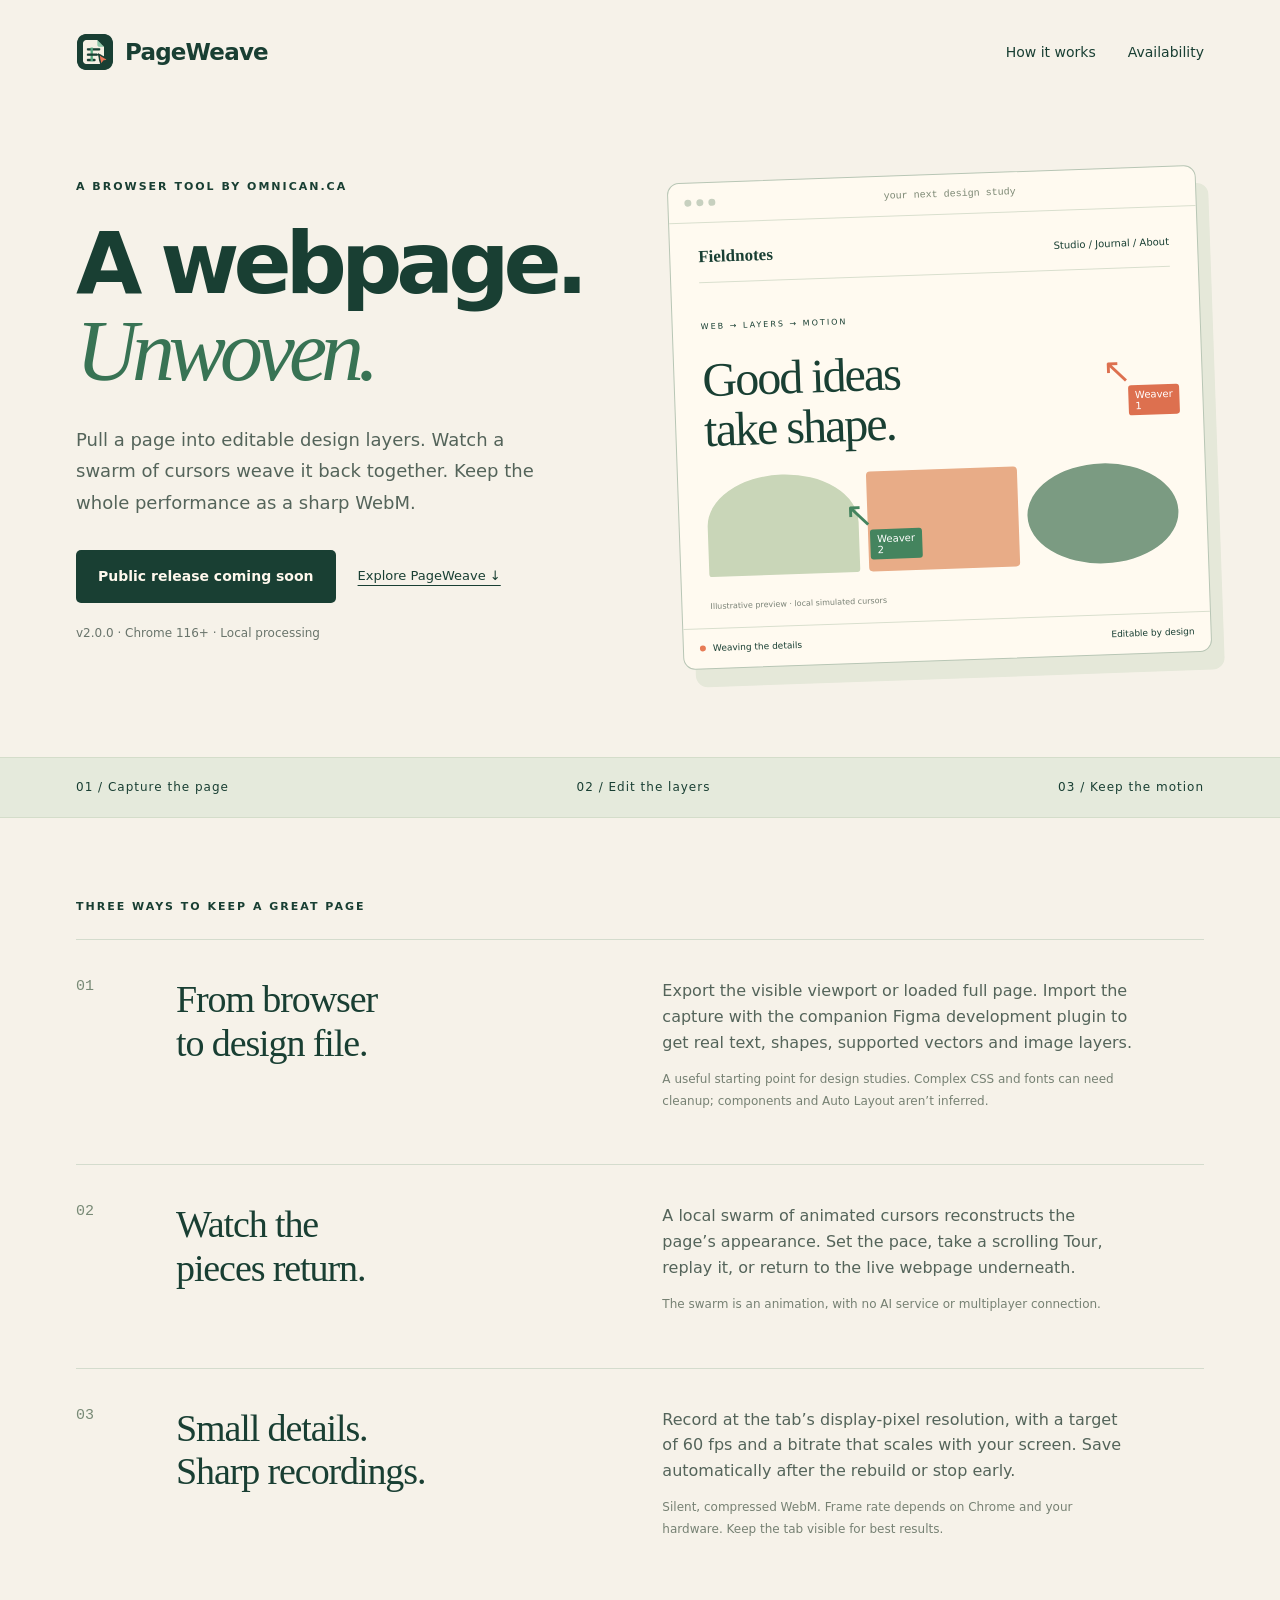
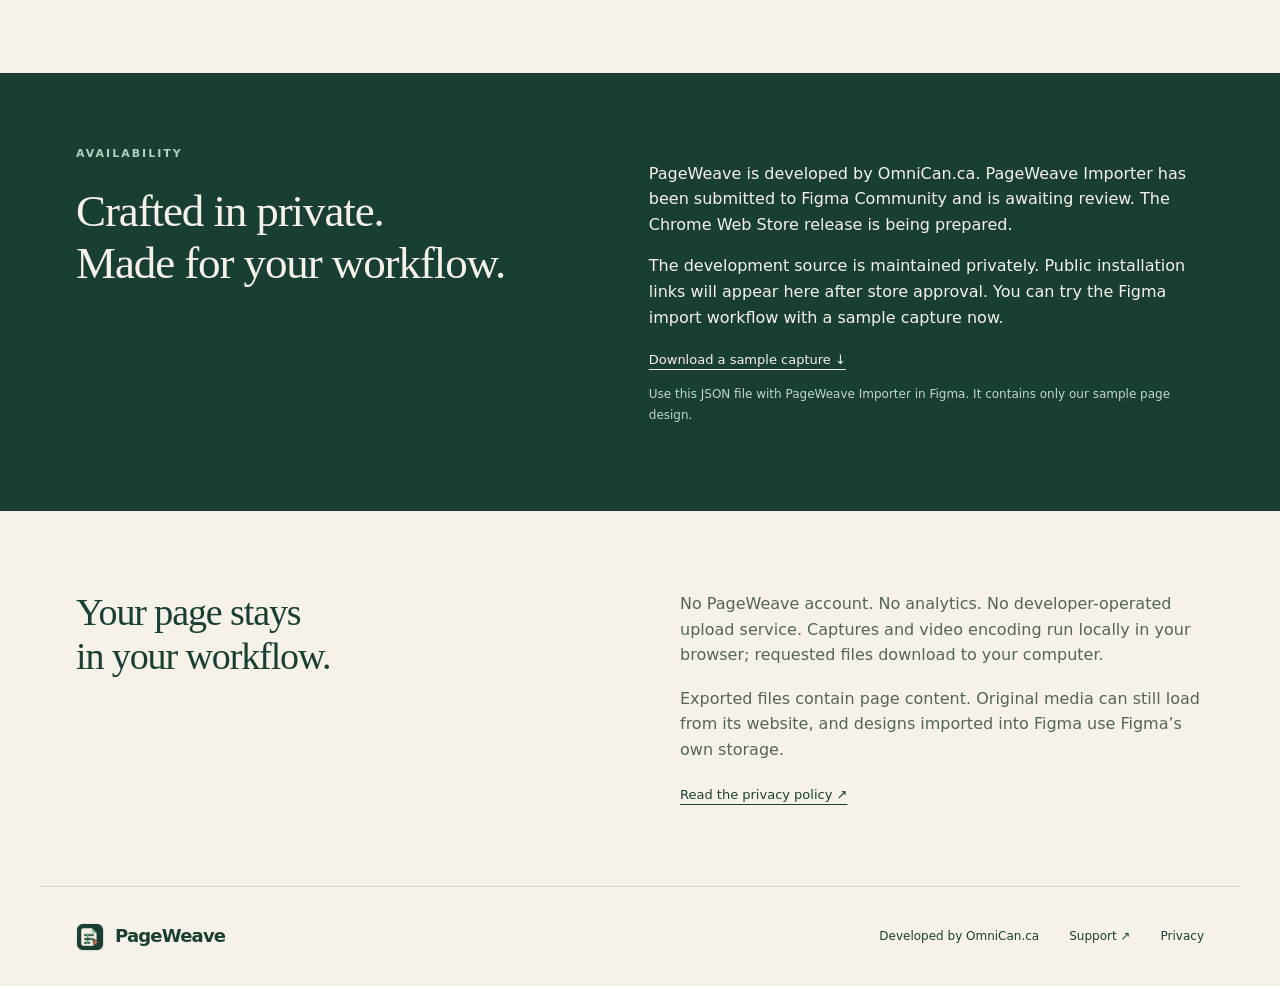
<file: index.html>
<!doctype html>
<html lang="en"><head><meta charset="utf-8"><meta name="viewport" content="width=device-width, initial-scale=1"><title>PageWeave — A webpage, unwoven.</title><meta name="description" content="Turn webpages into editable Figma layers, watch them rebuild, and save sharp WebM recordings. PageWeave by OmniCan.ca."><meta name="theme-color" content="#193f33"><link rel="icon" href="assets/icon32.png"><link rel="stylesheet" href="style.css"></head>
<body><header class="wrap"><a class="brand" href="./"><img src="assets/icon128.png" width="38" height="38" alt="">PageWeave</a><nav aria-label="Main navigation"><a href="#how">How it works</a><a href="#availability">Availability</a></nav></header>
<main><section class="hero wrap"><div><p class="eyebrow">A browser tool by OmniCan.ca</p><h1>A webpage.<br><em>Unwoven.</em></h1><p class="lede">Pull a page into editable design layers. Watch a swarm of cursors weave it back together. Keep the whole performance as a sharp WebM.</p><div class="actions"><a class="button" href="#availability">Public release coming soon</a><a class="text-link" href="#how">Explore PageWeave ↓</a></div><p class="fine">v2.0.0 · Chrome 116+ · Local processing</p></div>
<div class="demo" aria-label="Illustration of a webpage being reconstructed"><div class="browser-bar"><i></i><i></i><i></i><span>your next design study</span></div><div class="demo-body"><div class="demo-nav"><b>Fieldnotes</b><span>Studio / Journal / About</span></div><span class="demo-label">WEB → LAYERS → MOTION</span><h2>Good ideas<br>take shape.</h2><div class="demo-shapes"><div></div><div></div><div></div></div><div class="cursor ada">↖ <span>Weaver 1</span></div><div class="cursor grace">↖ <span>Weaver 2</span></div><p class="demo-foot">Illustrative preview · local simulated cursors</p></div><div class="demo-status"><span class="dot"></span>Weaving the details<span class="layer-count">Editable by design</span></div></div></section>
<section class="strip"><div class="wrap"><span>01 / Capture the page</span><span>02 / Edit the layers</span><span>03 / Keep the motion</span></div></section>
<section class="wrap capabilities" id="how"><p class="eyebrow">Three ways to keep a great page</p><div class="feature"><span class="number">01</span><h2>From browser<br>to design file.</h2><div><p>Export the visible viewport or loaded full page. Import the capture with the companion Figma development plugin to get real text, shapes, supported vectors and image layers.</p><p class="fine">A useful starting point for design studies. Complex CSS and fonts can need cleanup; components and Auto Layout aren’t inferred.</p></div></div><div class="feature"><span class="number">02</span><h2>Watch the<br>pieces return.</h2><div><p>A local swarm of animated cursors reconstructs the page’s appearance. Set the pace, take a scrolling Tour, replay it, or return to the live webpage underneath.</p><p class="fine">The swarm is an animation, with no AI service or multiplayer connection.</p></div></div><div class="feature"><span class="number">03</span><h2>Small details.<br>Sharp recordings.</h2><div><p>Record at the tab’s display-pixel resolution, with a target of 60 fps and a bitrate that scales with your screen. Save automatically after the rebuild or stop early.</p><p class="fine">Silent, compressed WebM. Frame rate depends on Chrome and your hardware. Keep the tab visible for best results.</p></div></div></section>
<section class="install" id="availability"><div class="wrap"><div><p class="eyebrow">Availability</p><h2>Crafted in private.<br>Made for your workflow.</h2></div><div><p>PageWeave is developed by OmniCan.ca. PageWeave Importer has been submitted to Figma Community and is awaiting review. The Chrome Web Store release is being prepared.</p><p>The development source is maintained privately. Public installation links will appear here after store approval. You can try the Figma import workflow with a sample capture now.</p><a class="text-link" href="examples/sample.pageweave.json" download>Download a sample capture ↓</a><p class="fine" style="color:#c4d5c5">Use this JSON file with PageWeave Importer in Figma. It contains only our sample page design.</p></div></div></section>
<section class="wrap privacy"><h2>Your page stays<br>in your workflow.</h2><div><p>No PageWeave account. No analytics. No developer-operated upload service. Captures and video encoding run locally in your browser; requested files download to your computer.</p><p>Exported files contain page content. Original media can still load from its website, and designs imported into Figma use Figma’s own storage.</p><a class="text-link" href="privacy.html">Read the privacy policy ↗</a></div></section></main>
<footer class="wrap"><a class="brand" href="./"><img src="assets/icon32.png" width="28" height="28" alt="">PageWeave</a><p>Developed by <a href="https://omnican.ca">OmniCan.ca</a></p><a href="https://github.com/spatsariya/pageweave-public/issues">Support ↗</a><a href="privacy.html">Privacy</a></footer></body></html>
</file>
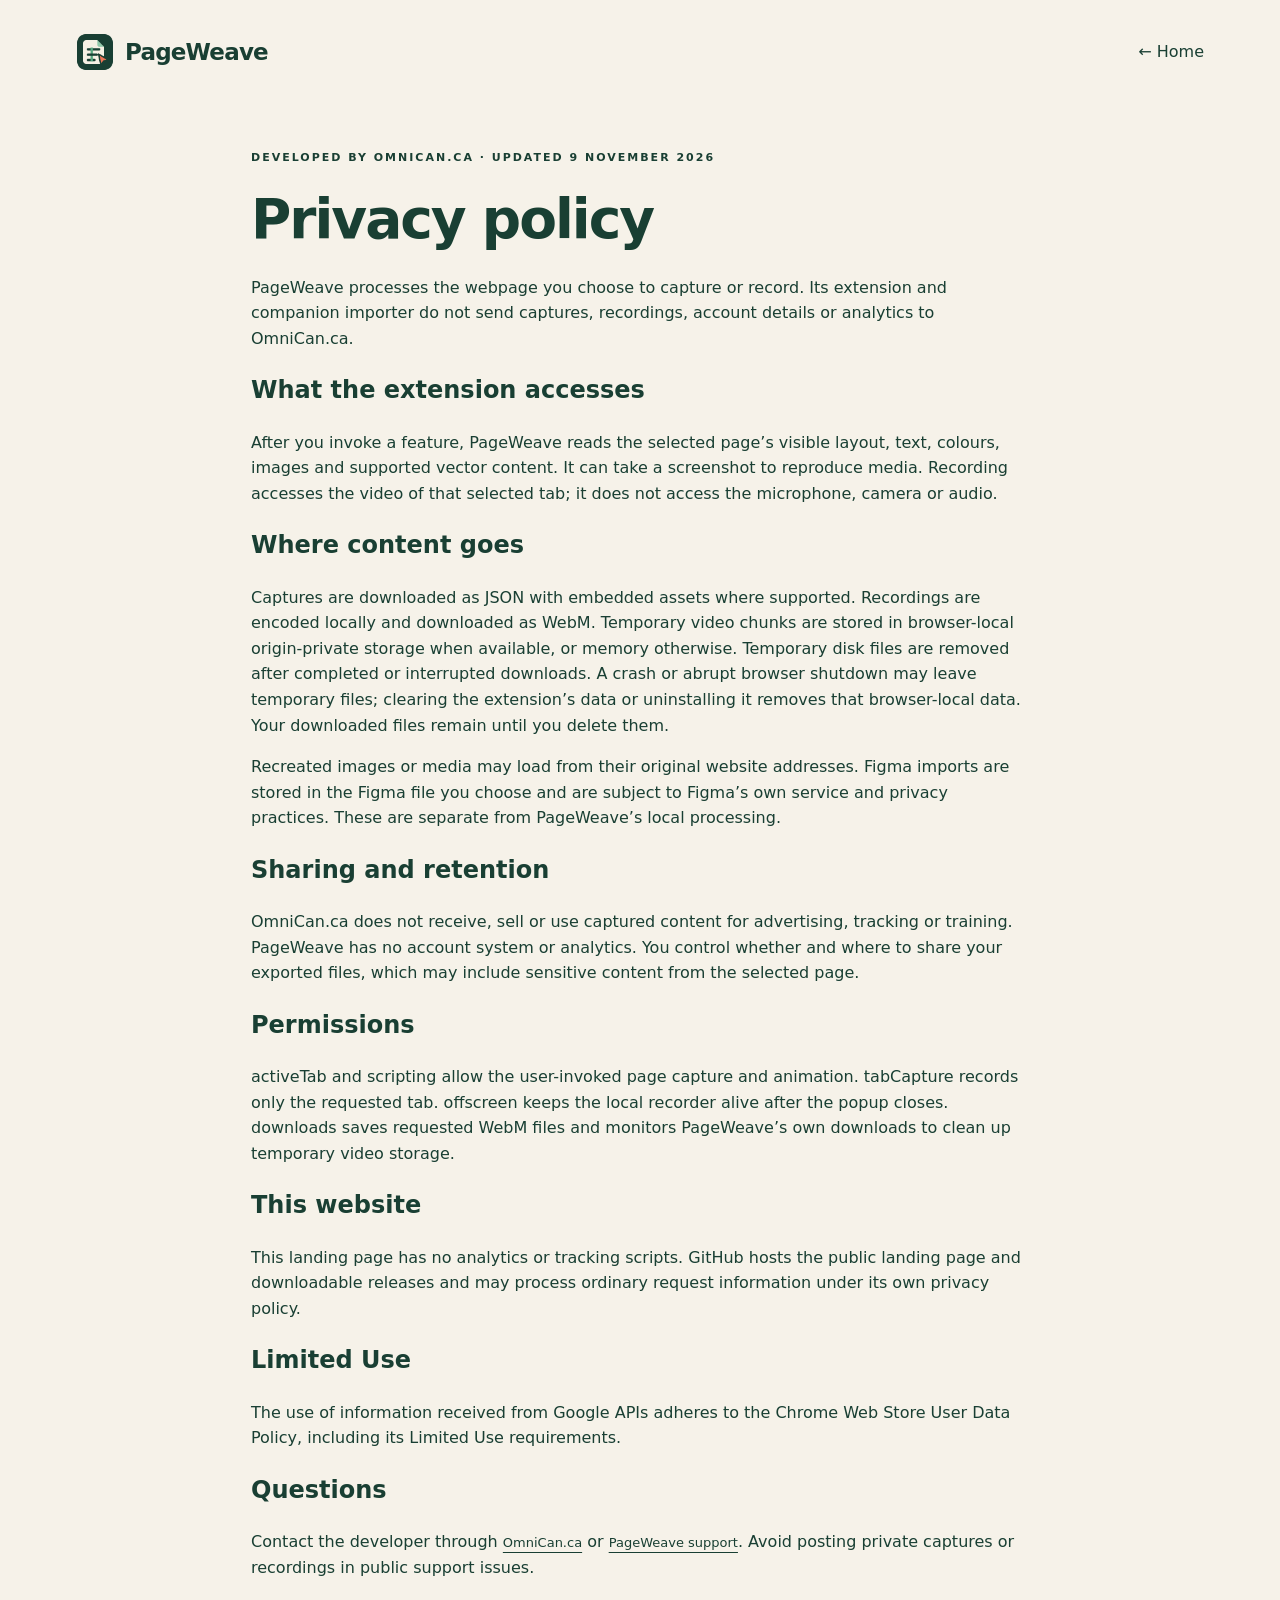
<file: privacy.html>
<!doctype html><html lang="en"><head><meta charset="utf-8"><meta name="viewport" content="width=device-width, initial-scale=1"><title>PageWeave privacy policy — OmniCan.ca</title><link rel="icon" href="assets/icon32.png"><link rel="stylesheet" href="style.css"></head><body><header class="wrap"><a class="brand" href="./"><img src="assets/icon128.png" width="38" height="38" alt="">PageWeave</a><a href="./">← Home</a></header><main class="wrap" style="max-width:850px;padding-top:45px;padding-bottom:70px"><p class="eyebrow">Developed by OmniCan.ca · Updated 9 November 2026</p><h1 style="font-size:55px;letter-spacing:-2px">Privacy policy</h1><p>PageWeave processes the webpage you choose to capture or record. Its extension and companion importer do not send captures, recordings, account details or analytics to OmniCan.ca.</p><h2>What the extension accesses</h2><p>After you invoke a feature, PageWeave reads the selected page’s visible layout, text, colours, images and supported vector content. It can take a screenshot to reproduce media. Recording accesses the video of that selected tab; it does not access the microphone, camera or audio.</p><h2>Where content goes</h2><p>Captures are downloaded as JSON with embedded assets where supported. Recordings are encoded locally and downloaded as WebM. Temporary video chunks are stored in browser-local origin-private storage when available, or memory otherwise. Temporary disk files are removed after completed or interrupted downloads. A crash or abrupt browser shutdown may leave temporary files; clearing the extension’s data or uninstalling it removes that browser-local data. Your downloaded files remain until you delete them.</p><p>Recreated images or media may load from their original website addresses. Figma imports are stored in the Figma file you choose and are subject to Figma’s own service and privacy practices. These are separate from PageWeave’s local processing.</p><h2>Sharing and retention</h2><p>OmniCan.ca does not receive, sell or use captured content for advertising, tracking or training. PageWeave has no account system or analytics. You control whether and where to share your exported files, which may include sensitive content from the selected page.</p><h2>Permissions</h2><p>activeTab and scripting allow the user-invoked page capture and animation. tabCapture records only the requested tab. offscreen keeps the local recorder alive after the popup closes. downloads saves requested WebM files and monitors PageWeave’s own downloads to clean up temporary video storage.</p><h2>This website</h2><p>This landing page has no analytics or tracking scripts. GitHub hosts the public landing page and downloadable releases and may process ordinary request information under its own privacy policy.</p><h2>Limited Use</h2><p>The use of information received from Google APIs adheres to the Chrome Web Store User Data Policy, including its Limited Use requirements.</p><h2>Questions</h2><p>Contact the developer through <a class="text-link" href="https://omnican.ca">OmniCan.ca</a> or <a class="text-link" href="https://github.com/spatsariya/pageweave-public/issues">PageWeave support</a>. Avoid posting private captures or recordings in public support issues.</p></main></body></html>
</file>
<file: style.css>
*{box-sizing:border-box}html{scroll-behavior:smooth}body{margin:0;background:#f6f2e9;color:#193f33;font:16px/1.6 system-ui,-apple-system,BlinkMacSystemFont,"Segoe UI",sans-serif}a{color:inherit;text-decoration:none}a:focus-visible{outline:3px solid #ed7759;outline-offset:5px}.wrap{max-width:1200px;margin:auto;padding-left:36px;padding-right:36px}header{height:104px;display:flex;align-items:center;justify-content:space-between}.brand{display:flex;gap:11px;align-items:center;font-size:23px;font-weight:700;letter-spacing:-.8px}nav{display:flex;gap:32px;font-size:14px}.hero{display:grid;grid-template-columns:1fr 1fr;gap:70px;align-items:center;padding-top:70px;padding-bottom:96px}.eyebrow{text-transform:uppercase;letter-spacing:2px;font-size:11px;font-weight:700;margin:0 0 24px}h1{font-size:clamp(58px,6.7vw,94px);line-height:1.02;letter-spacing:-6px;margin:0 0 28px;font-weight:650}h1 em{font-family:Georgia,serif;font-weight:400;color:#387354}.lede{font-size:18px;color:#54645a;max-width:470px;line-height:1.75}.actions{display:flex;gap:22px;align-items:center;margin:32px 0 20px}.button{background:#193f33;color:#fff8ed;padding:15px 22px;border-radius:5px;display:inline-flex;gap:18px;font-size:14px;font-weight:600;transition:background .2s}.button:hover{background:#2d6249}.text-link{font-size:13px;text-decoration:underline;text-underline-offset:5px}.fine{font-size:12px;color:#6a756c;line-height:1.8}.demo{border:1px solid #b8c6b5;border-radius:12px;overflow:hidden;background:#fffaf0;box-shadow:12px 18px 0 #e5e8d9;transform:rotate(-2deg)}.browser-bar{height:40px;border-bottom:1px solid #d9dfce;display:flex;align-items:center;gap:5px;padding:0 16px}.browser-bar i{width:7px;height:7px;background:#c7d0bf;border-radius:50%}.browser-bar span{margin:auto;font:10px ui-monospace,monospace;color:#7b8773}.demo-body{padding:24px 28px 14px;position:relative}.demo-nav{display:flex;align-items:center;justify-content:space-between;font:10px system-ui;border-bottom:1px solid #d9dfce;padding-bottom:15px;margin-bottom:28px}.demo-nav b{font-family:Georgia,serif;font-size:17px}.demo-label{font-size:8px;letter-spacing:2px}.demo h2{font:48px/1.05 Georgia,serif;letter-spacing:-2px;margin:18px 0 22px}.demo-shapes{display:flex;gap:9px;height:100px}.demo-shapes div{flex:1;background:#c9d6b8;border-radius:50% 50% 3px 3px}.demo-shapes div:nth-child(2){background:#e8ac87;border-radius:4px}.demo-shapes div:nth-child(3){background:#7b9b82;border-radius:50%}.cursor{position:absolute;font-size:35px;line-height:1}.cursor span{font:10px system-ui;padding:4px 7px;color:white;position:absolute;top:32px;left:25px;border-radius:3px}.ada{top:145px;right:70px;color:#dd704f}.ada span{background:#dd704f}.grace{top:280px;left:165px;color:#44845e}.grace span{background:#44845e}.demo-foot{font-size:8px;color:#7a8276;margin:24px 0 0}.demo-status{padding:12px 16px;display:flex;align-items:center;font-size:9px;gap:7px;border-top:1px solid #d9dfce}.dot{background:#e77b55;width:6px;height:6px;border-radius:50%}.layer-count{margin-left:auto}.strip{background:#e5eadc;border-block:1px solid #d4ddca}.strip .wrap{display:flex;justify-content:space-between;padding-top:20px;padding-bottom:20px;font-size:12px;letter-spacing:1px}.capabilities{padding-top:80px;padding-bottom:80px}.feature{display:grid;grid-template-columns:65px 1fr 1.2fr;gap:35px;border-top:1px solid #d4dccd;padding:38px 0}.number{font:15px ui-monospace,monospace;color:#788a76}.feature h2,.install h2,.privacy h2{font:38px/1.15 Georgia,serif;letter-spacing:-1.1px;margin:0}.feature p{margin:0 0 14px;color:#54645a;max-width:470px}.feature .fine{color:#768173}.install{background:#193f33;color:#f6f2e9;padding:72px 0}.install .wrap{display:grid;grid-template-columns:1fr 1.15fr;gap:90px}.install .eyebrow{color:#aed3b9}.install h2{font-size:45px;margin-bottom:30px}.install .button{background:#f2b494;color:#193f33}.install ol{list-style:none;counter-reset:steps;margin:0;padding:0}.install li{counter-increment:steps;position:relative;padding:0 0 25px 38px}.install li:before{content:counter(steps);position:absolute;left:0;color:#b5c9ad;font:16px Georgia,serif}.install li p{font-size:14px;color:#c4d5c5;margin:8px 0 0}code{font-size:.88em;overflow-wrap:anywhere}.privacy{display:grid;grid-template-columns:1fr 1fr;gap:80px;padding-top:80px;padding-bottom:80px}.privacy p{margin:0 0 18px;color:#54645a}footer{border-top:1px solid #d4dccd;display:flex;align-items:center;gap:30px;padding-top:28px;padding-bottom:28px;font-size:12px}footer .brand{font-size:18px}footer p{margin-left:auto}footer a:hover{text-decoration:underline}@media(max-width:850px){.hero{gap:32px}h1{letter-spacing:-3px}.actions{align-items:flex-start;flex-direction:column;gap:18px}.demo h2{font-size:35px}.demo-body{padding:20px}.feature{gap:18px;grid-template-columns:35px 1fr 1.1fr}.install .wrap{gap:40px}}@media(max-width:620px){.wrap{padding-left:22px;padding-right:22px}header{height:85px}nav{gap:15px;font-size:11px}.brand{font-size:20px}.hero{grid-template-columns:1fr;padding-top:35px;padding-bottom:60px;gap:40px}h1{font-size:72px}.actions{flex-direction:row;align-items:center;gap:18px}.demo{margin:0 8px}.strip .wrap{font-size:8px;gap:12px;letter-spacing:0}.feature{grid-template-columns:28px 1fr;gap:12px}.feature>div{grid-column:2}.feature h2{font-size:34px}.install .wrap,.privacy{grid-template-columns:1fr;gap:35px}.install h2{font-size:39px}.capabilities{padding-top:50px;padding-bottom:35px}.privacy{padding-top:50px;padding-bottom:50px}footer{flex-wrap:wrap;gap:15px}footer p{margin-left:0}footer .brand{width:100%}}@media(prefers-reduced-motion:reduce){html{scroll-behavior:auto}}
</file>
